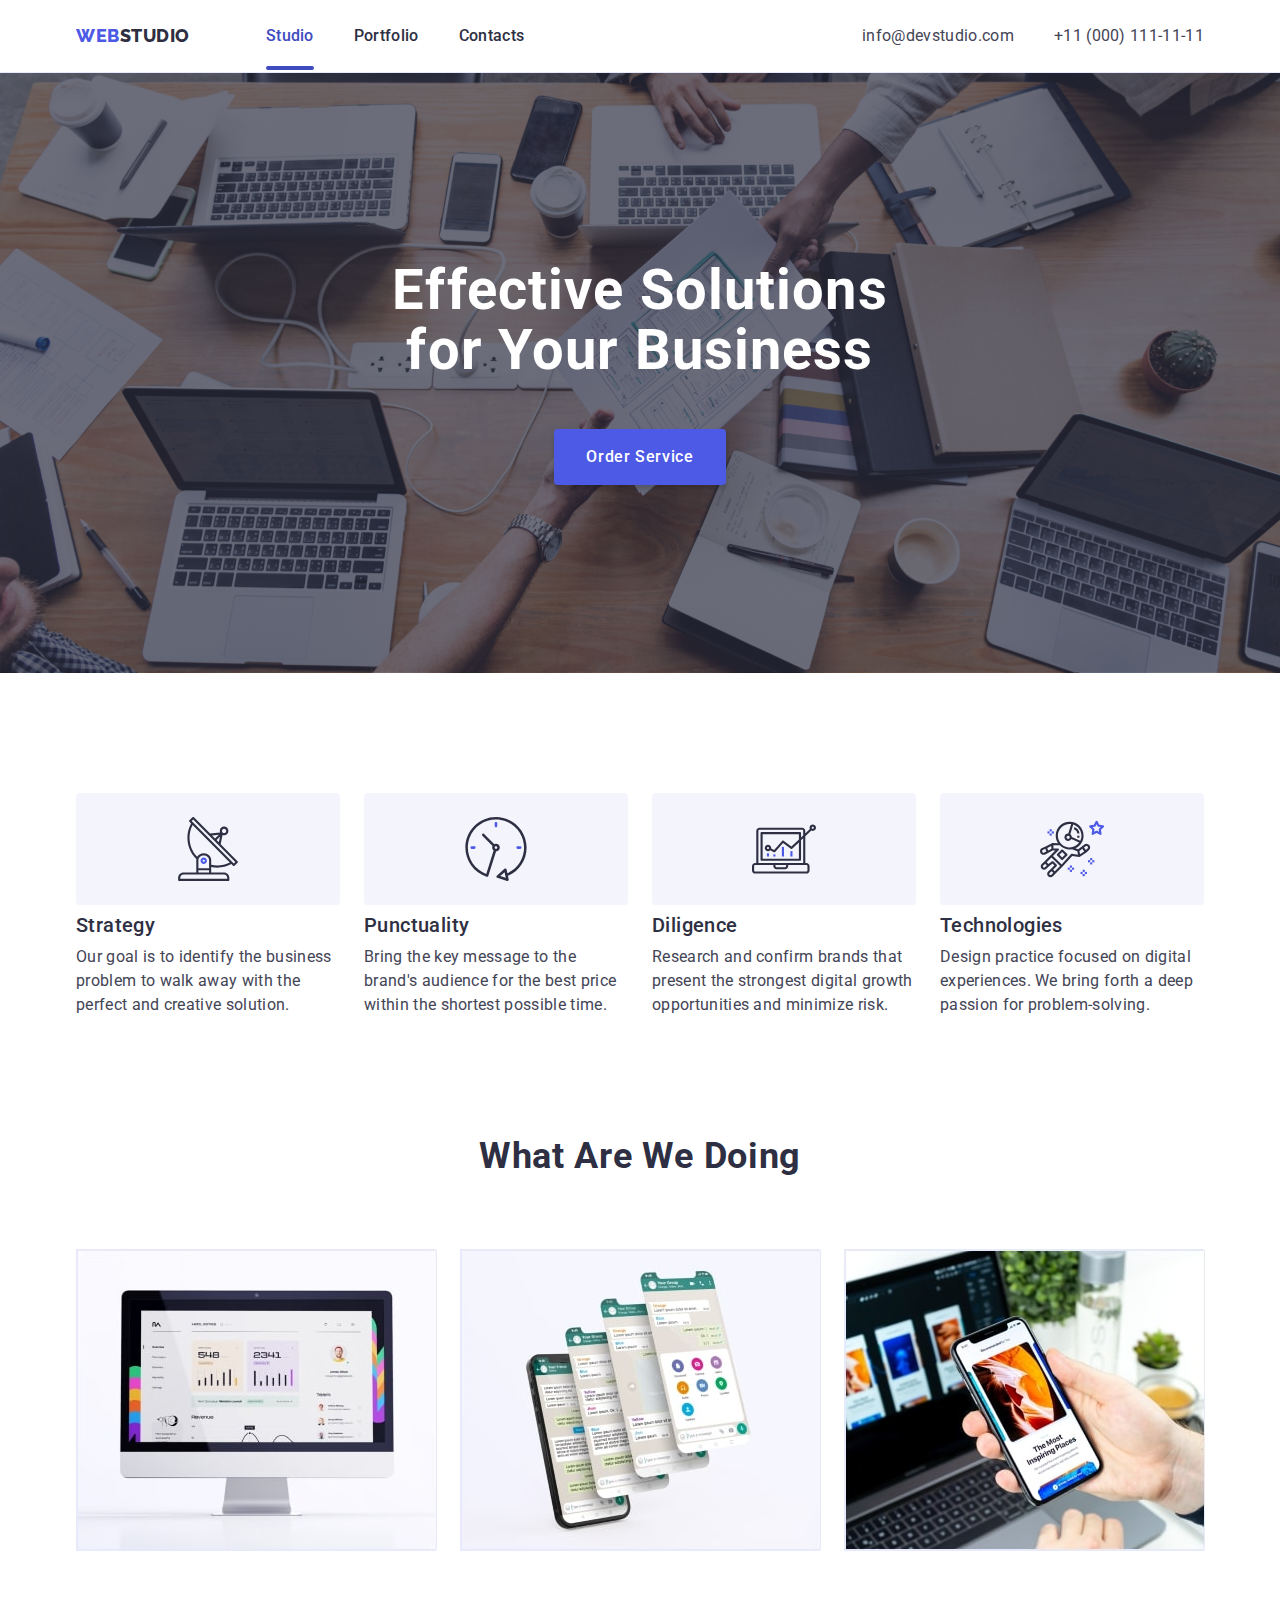
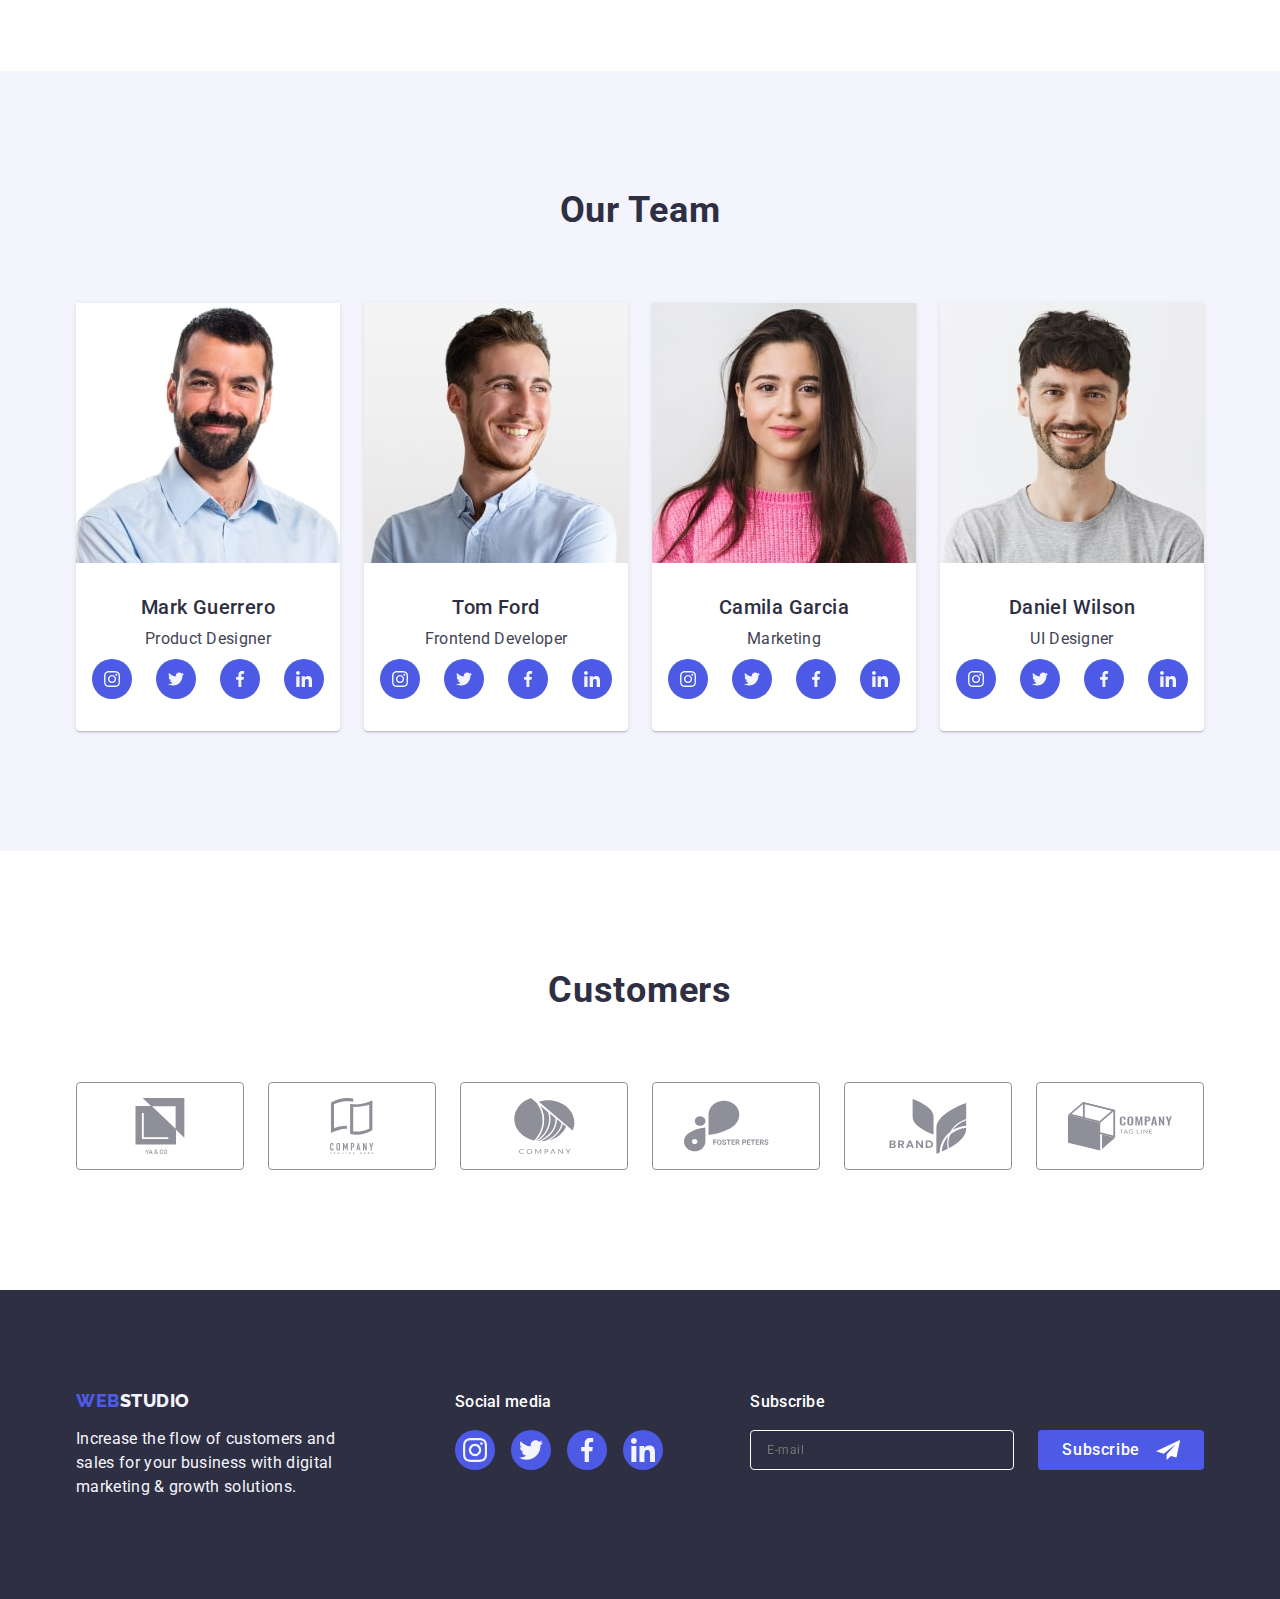
<file: index.html>
<!DOCTYPE html>
<html lang="en">
  <head>
    <meta charset="UTF-8" />
    <meta http-equiv="X-UA-Compatible" content="IE=edge" />
    <meta name="viewport" content="width=device-width, initial-scale=1.0" />
    <title>Effective Solutions for Your Business</title>

    <link rel="preconnect" href="https://fonts.googleapis.com" />
    <link rel="preconnect" href="https://fonts.gstatic.com" crossorigin />
    <link
      href="https://fonts.googleapis.com/css2?family=Raleway:wght@800&family=Roboto:wght@400;500;700&display=swap"
      rel="stylesheet"
    />
    <link rel="stylesheet" href="https://cdn.jsdelivr.net/npm/modern-normalize@1.1.0/modern-normalize.min.css">
    <link rel="stylesheet" href="./css/styles.css" />
  </head>

  <body>
    <header class="main-header">
      <div class="container main-header-container">
      <nav class="page-navigation">
        <a class="page-logo link" href="./index.html">Web<span class="span-logo">Studio</span></a>
        <ul class="navigation-list list">
          <li class="navigation-list-item">
            <a class="navigation-link active-page link" href="./index.html">Studio</a>
          </li>
          <li class="navigation-list-item">
            <a class="navigation-link link"  href="./portfolio.html" >Portfolio</a>
          </li>
          <li class="navigation-list-item">
            <a class="navigation-link link" href="">Contacts</a>
          </li>
        </ul>
      </nav>
      <address class="contacts-address list link ">
        <ul class="header-contact list">
          <li class="header-contact-list"> 
            <a  href="mailto:info@devstudio.com" class="link contact-item">info@devstudio.com</a>
          </li>
          <li class="header-contact-list">
            <a  href="tel:+110001111111" class="link contact-item">+11 (000) 111-11-11</a>
          </li>
        </ul>
      </address>
      </div>
    </header>
    <main>
      <section class="hero">
        <div class="container">
        <h1 class="hero-title">
          Effective Solutions <br>
          for Your Business
        </h1>
        <button type="button" data-modal-open class="modal-open-btn">Order Service</button>
        </div>
      </section>

      <section class="our-advantages">
        <div class="container">
        <h2 class="title" hidden>Our Advantages</h2>
        <ul class="our-advantages-list list">
          <li class="advantages-list ">
            <div class="our-advantages-icon icon" >
          <svg width="64" height="64">
            <use href="./images/icons.svg#icon-antenna"></use>
          </svg>
        </div>
            <h3 class="text-title">Strategy</h3>
            <p class="title-description">
              Our goal is to identify the business problem to walk away with the perfect and
              creative solution.
            </p>
          </li>
          <li class="advantages-list ">
             <div class="our-advantages-icon icon " >
          <svg width="64" height="64">
            <use href="./images/icons.svg#icon-clock"></use>
          </svg>
        </div>
            <h3 class="text-title">Punctuality</h3>
            <p class="title-description">
              Bring the key message to the brand's audience for the best price within the shortest
              possible time.
            </p>
          </li>
          <li class="advantages-list ">
        <div class="our-advantages-icon icon" >
          <svg width="64" height="64">
            <use href="./images/icons.svg#icon-diagram"></use>
          </svg>
        </div>
            <h3 class="text-title">Diligence</h3>
            <p class="title-description">
              Research and confirm brands that present the strongest digital growth opportunities
              and minimize risk.
            </p>
          </li>
          <li class="advantages-list ">
            <div class="our-advantages-icon icon" >
          <svg width="64" height="64">
            <use href="./images/icons.svg#icon-astronaut"></use>
          </svg>
        </div>
            <h3 class="text-title">Technologies</h3>
            <p class="title-description">
              Design practice focused on digital experiences. We bring forth a deep passion for
              problem-solving.
            </p>
          </li>
        </ul>
        </div>
      </section>

      <section class="section-actions">
        <div class="container">
        <h2 class="title">What are we doing</h2>
        <ul class="section-actions-list list">
          <li class="title-list-item">
            <img src="./images/monitor.jpg" alt="monitor" width="360" height="300" />
          </li>
          <li class="title-list-item">
            <img src="./images/phone1.jpg" alt="phone1" width="360" height="300" />
          </li>
          <li class="title-list-item">
            <img src="./images/phone2.jpg" alt="phone2" width="360" height="300" />
          </li>
        </ul>
        </div>
      </section>

      <section class="team-background-color section">
        <div class="container">
        <h2 class="title">Our Team</h2>
        <ul class="team-card-list list">
          <li class="team-card">
            <img src="./images/mark.jpg"  alt="Mark Guerrero" width="264" height="260" />
            <div class="job-title">
            <h3 class="text-title-team">Mark Guerrero</h3>
            <p class="title-description-team">Product Designer</p>
           <ul class="social-list">
            <li class="social-list-item">
              <a href="" class="social-list-link">
                <svg class="social-list-icon"  aria-label="instagram icon" width="16" height="16">
                  <use href="./images/icons.svg#icon-instagram"></use>
                </svg>
              </a>
            </li>
            <li class="social-list-item">
              <a href="" class="social-list-link">
                <svg class="social-list-icon"  aria-label="twitter icon" width="16" height="16">
                  <use href="./images/icons.svg#icon-twitter"></use>
                </svg>
              </a>
            </li>
            <li class="social-list-item">
              <a href="" class="social-list-link">
                <svg class="social-list-icon"  aria-label="facebook icon" width="16" height="16">
                  <use href="./images/icons.svg#icon-facebook"></use>
                </svg>
              </a>
            </li>
            <li class="social-list-item">
              <a href="" class="social-list-link">
                <svg class="social-list-icon" aria-label="linkedin icon" width="16" height="16">
                  <use href="./images/icons.svg#icon-linkedin"></use>
                </svg>
              </a>
            </li>
           </ul>
            </div>
          </li>
          <li class="team-card">
            <img src="./images/tom.jpg" alt="Tom Ford" width="264" height="260" />
            <div class="job-title">
            <h3 class="text-title-team">Tom Ford</h3>
            <p class="title-description-team">Frontend Developer</p>
            <ul class="social-list">
            <li class="social-list-item">
              <a href="" class="social-list-link">
                <svg class="social-list-icon"  aria-label="instagram icon" width="16" height="16">
                  <use href="./images/icons.svg#icon-instagram"></use>
                </svg>
              </a>
            </li>
            <li class="social-list-item">
              <a href="" class="social-list-link">
                <svg class="social-list-icon"  aria-label="twitter icon" width="16" height="16">
                  <use href="./images/icons.svg#icon-twitter"></use>
                </svg>
              </a>
            </li>
            <li class="social-list-item">
              <a href="" class="social-list-link">
                <svg class="social-list-icon"  aria-label="facebook icon" width="16" height="16">
                  <use href="./images/icons.svg#icon-facebook"></use>
                </svg>
              </a>
            </li>
            <li class="social-list-item">
              <a href="" class="social-list-link">
                <svg class="social-list-icon" aria-label="linkedin icon" width="16" height="16">
                  <use href="./images/icons.svg#icon-linkedin"></use>
                </svg>
              </a>
            </li>
           </ul>
            </div>
          </li>
          <li class="team-card">
            <img src="./images/camila.jpg" alt="Camila Garcia" width="264" height="260" />
            <div class="job-title">
            <h3 class="text-title-team">Camila Garcia</h3>
            <p class="title-description-team">Marketing</p>
            <ul class="social-list">
            <li class="social-list-item">
              <a href="" class="social-list-link">
                <svg class="social-list-icon"  aria-label="instagram icon" width="16" height="16">
                  <use href="./images/icons.svg#icon-instagram"></use>
                </svg>
              </a>
            </li>
            <li class="social-list-item">
              <a href="" class="social-list-link">
                <svg class="social-list-icon"  aria-label="twitter icon" width="16" height="16">
                  <use href="./images/icons.svg#icon-twitter"></use>
                </svg>
              </a>
            </li>
            <li class="social-list-item">
              <a href="" class="social-list-link">
                <svg class="social-list-icon"  aria-label="facebook icon" width="16" height="16">
                  <use href="./images/icons.svg#icon-facebook"></use>
                </svg>
              </a>
            </li>
            <li class="social-list-item">
              <a href="" class="social-list-link">
                <svg class="social-list-icon" aria-label="linkedin icon" width="16" height="16">
                  <use href="./images/icons.svg#icon-linkedin"></use>
                </svg>
              </a>
            </li>
           </ul>
            </div>
          </li>
          <li class="team-card">
            <img src="./images/daniel.jpg" alt="Daniel Wilson" width="264" height="260" />
            <div class="job-title">
            <h3 class="text-title-team">Daniel Wilson</h3>
            <p class="title-description-team">UI Designer</p>
            <ul class="social-list">
            <li class="social-list-item">
              <a href="" class="social-list-link">
                <svg class="social-list-icon"  aria-label="instagram icon" width="16" height="16">
                  <use href="./images/icons.svg#icon-instagram"></use>
                </svg>
              </a>
            </li>
            <li class="social-list-item">
              <a href="" class="social-list-link">
                <svg class="social-list-icon"  aria-label="twitter icon" width="16" height="16">
                  <use href="./images/icons.svg#icon-twitter"></use>
                </svg>
              </a>
            </li>
            <li class="social-list-item">
              <a href="" class="social-list-link">
                <svg class="social-list-icon"  aria-label="facebook icon" width="16" height="16">
                  <use href="./images/icons.svg#icon-facebook"></use>
                </svg>
              </a>
            </li>
            <li class="social-list-item">
              <a href="" class="social-list-link">
                <svg class="social-list-icon" aria-label="linkedin icon" width="16" height="16">
                  <use href="./images/icons.svg#icon-linkedin"></use>
                </svg>
              </a>
            </li>
           </ul>
            </div>
          </li>
        </ul>
        </div>
      </section>
      <section class="customers section">
        <div class="container">
          <h2 class="title customers-title">Customers</h2>
           <ul class="customers-list list">
            <li class="customers-list-item">
                <a href="" class="company-list-item-link">
                  <svg class="company-icon" width="104" height="56">
                    <use href="./images/icons.svg#icon-group1"></use>
                  </svg>
                </a>
            </li>
             <li class="customers-list-item">
                <a href="" class="company-list-item-link">
                  <svg class="company-icon" width="104" height="56">
                    <use href="./images/icons.svg#icon-group2"></use>
                  </svg>
                </a>
            </li>
             <li class="customers-list-item">
                <a href="" class="company-list-item-link">
                  <svg class="company-icon" width="104" height="56">
                    <use href="./images/icons.svg#icon-group3"></use>
                  </svg>
                </a>
            </li>
             <li class="customers-list-item">
                <a href="" class="company-list-item-link">
                  <svg class="company-icon" width="104" height="56">
                    <use href="./images/icons.svg#icon-group4"></use>
                  </svg>
                </a>
            </li>
             <li class="customers-list-item">
                <a href="" class="company-list-item-link">
                  <svg class="company-icon" width="104" height="56">
                    <use href="./images/icons.svg#icon-group5"></use>
                  </svg>
                </a>
            </li>
             <li class="customers-list-item">
                <a href="" class="company-list-item-link">
                  <svg class="company-icon" width="104" height="56">
                    <use href="./images/icons.svg#icon-group6"></use>
                  </svg>
                </a>
            </li>
           </ul>
        </div>

      </section>
    </main>
     <footer class="footer">
      <div class="footer-div container">
        <div class="footer-page-logo">
      <a class="  page-logo-footer link" href="./index.html"
        >Web<span class="span-logo-footer list">Studio</span></a
      >
      <p class="page-logo-description">
        Increase the flow of customers and<br> sales for your business with digital<br> marketing & growth solutions.
      </p>
      </div>
      <div class="social-list-footer-div">
           <p class="social-media-title">Social media</p>
           <ul class="list social-list-footer">
            <li class="social-list-item-footer">
              <a href="" class=" social-list-link-footer">
                <svg class="social-list-icon-footer"  aria-label="instagram icon"  width="24" height="24">
                  <use href="./images/icons.svg#icon-instagram"></use>
                </svg>
              </a>
            </li>
            <li class="social-list-item-footer">
              <a href="" class=" social-list-link-footer">
                <svg class="social-list-icon-footer"  aria-label="twitter icon"  width="24" height="24">
                  <use href="./images/icons.svg#icon-twitter"></use>
                </svg>
              </a>
            </li>
            <li class="social-list-item-footer">
              <a href="" class=" social-list-link-footer">
                <svg class="social-list-icon-footer"  aria-label="facebook icon"  width="24" height="24">
                  <use href="./images/icons.svg#icon-facebook"></use>
                </svg>
              </a>
            </li>
            <li class="social-list-item-footer">
              <a href="" class="social-list-link-footer">
                <svg class="social-list-icon-footer" aria-label="linkedin icon"  width="24" height="24">
                  <use href="./images/icons.svg#icon-linkedin"></use>
                </svg>
              </a>
            </li>
           </ul>
      </div>  
      <div class="modal-form-footer">
        <p class="subscribe-title">Subscribe</p>
        <form class="form-footer">
          <label for="email" id="subscribe" class="modal-form-subscribe">
            <input type="email" class="modal-form-subscribe-input" name="subscribe" autocomplete="on" placeholder="E-mail" id="email" >
          </label>
          <button type="submit" class="modal-form-btn-footer">
            Subscribe
            <svg width="24" height="24" class="button-footer-icon">
              <use href="./images/icons.svg#icon-telegram"></use>
            </svg>
          </button>
        </form>
      </div>
      </div>

    </footer>
    <div class="backdrop is-hidden" data-modal>
      <div class="modal">
        <button type="button" data-modal-close class="modal-close-btn">
          <svg class="modal-close-icon" width="8" height="8">
            <use href="./images/icons.svg#icon-vector" ></use>
          </svg>
        </button>
         <p class="modal-form-title">Leave your contacts and we will call you back</p>
        <form class="modal-contact-form">
          <div class="modal-contact-form-wrapper">
            <label for="user-name" class="modal-form-field">Name</label>
            <div class="modal-form-input-wrapper">
              <input id="user-name" type="text" name="user-name" class="contact-form-input" required pattern="[a-zA-Zа-яА-Я]+" >
               <svg class="contact-form-icon" width="18" height="24">
                <use href="./images/icons.svg#icon-person-black"></use>
               </svg>
            </div>
          </div>

          <div class="modal-contact-form-wrapper">
            <label for="user-name" class="modal-form-field">Phone</label>
            <div class="modal-form-input-wrapper">
              <input id="user-phone" type="tel" name="user-phone" class="contact-form-input" required pattern="[0-9]{3}-[0-9]{3}-[0-9]{2}-[0-9]{2}" title="xxx-xxx-xx-xx">
               <svg class="contact-form-icon" width="18" height="24">
                <use href="./images/icons.svg#icon-phone-black"></use>
               </svg>
            </div>
          </div>

           <div class="modal-contact-form-wrapper">
            <label for="user-name" class="modal-form-field">Email</label>
            <div class="modal-form-input-wrapper">
              <input id="user-email" type="email" name="user-email" class="contact-form-input" required >
               <svg class="contact-form-icon" width="18" height="24">
                <use href="./images/icons.svg#icon-email-black"></use>
               </svg>
            </div>
          </div>

           <div class="modal-comment-wrapper">
            <label for="user-comment" class="modal-form-field">Comment</label>
            <textarea name="user-comment" id="user-comment" class="modal-form-comment" placeholder="Text input"></textarea>
           </div>

           <div class="modal-checkbox-wrapper">
            <input id="user-privacy" class="modal-checkbox-input visually-hidden" type="checkbox" value="true" name="user-privacy" required>
            <label for="user-privacy" class="modal-checkbox-description">
              <span class="modal-checkbox-icon-wrapper">
                <svg width="10" height="8" class="modal-checkbox-icon">
                  <use class="checkbox-icon" href="./images/icons.svg#icon-check"></use>
                </svg>
              </span>
               I accept the terms and conditions of the 
              <a href="#" class="privacy-link">Privacy Policy</a>
              
            </label>
           </div>
           <button type="submit" class="send-btn-form">Send</button>
        </form>
      </div>
    </div>

    <script src="./js/modal.js"></script>
  </body>
</html>
</file>
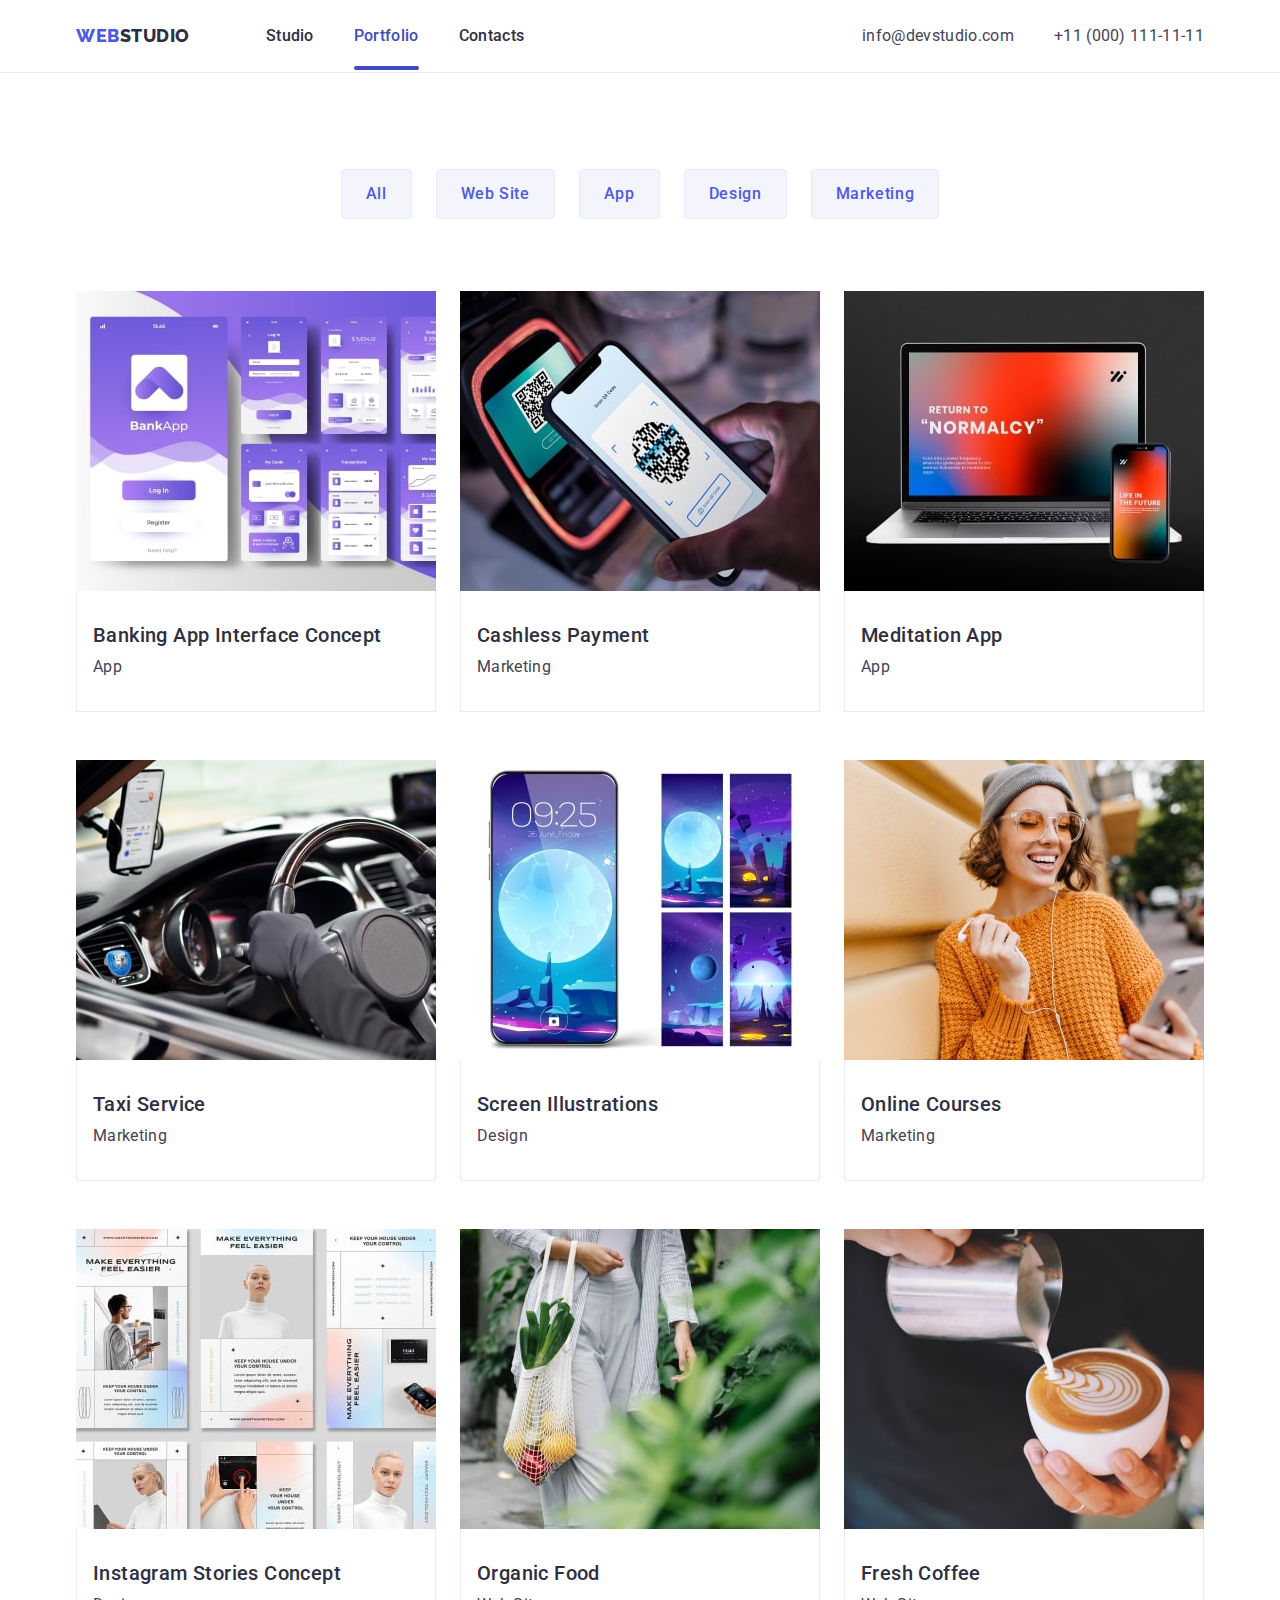
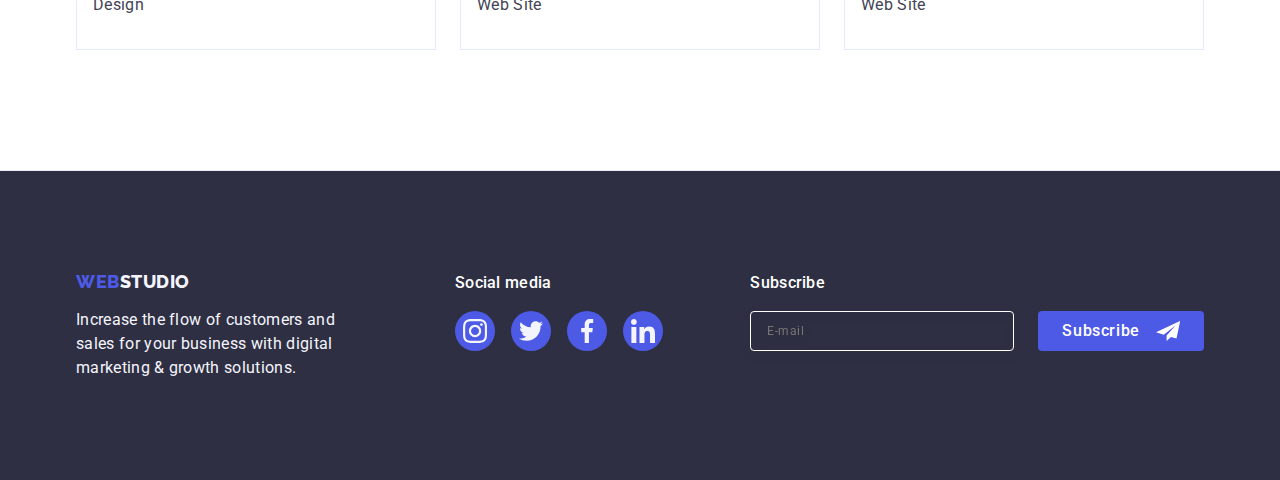
<file: portfolio.html>
<!DOCTYPE html>
<html lang="en">
<head>
    <meta charset="UTF-8">
    <meta http-equiv="X-UA-Compatible" content="IE=edge">
    <meta name="viewport" content="width=device-width, initial-scale=1.0">
    <title>Portfolio</title>
    <link rel="preconnect" href="https://fonts.googleapis.com">
    <link rel="preconnect" href="https://fonts.gstatic.com" crossorigin>
    <link href="https://fonts.googleapis.com/css2?family=Raleway:wght@800&family=Roboto:wght@400;500;700&display=swap" rel="stylesheet">
        <link rel="stylesheet" href="https://cdn.jsdelivr.net/npm/modern-normalize@1.1.0/modern-normalize.min.css">

    <link rel="stylesheet" href="./css/styles.css" > 
</head>
<body>
  <header class="main-header">
      <div class="container main-header-container">
      <nav class="page-navigation">
        <a class="page-logo link" href="./index.html">Web<span class="span-logo">Studio</span></a>
        <ul class="navigation-list list">
          <li class="navigation-list-item">
            <a class="navigation-link link" href="./index.html">Studio</a>
          </li>
          <li class="navigation-list-item">
            <a class="navigation-link active-page link"  href="./portfolio.html" >Portfolio</a>
          </li>
          <li class="navigation-list-item">
            <a class="navigation-link link" href="">Contacts</a>
          </li>
        </ul>
      </nav>
      <address class="contacts-address list link ">
        <ul class="header-contact list">
          <li class="header-contact-list"> 
            <a  href="mailto:info@devstudio.com" class="link contact-item">info@devstudio.com</a>
          </li>
          <li class="header-contact-list">
            <a  href="tel:+110001111111" class="link contact-item">+11 (000) 111-11-11</a>
          </li>
        </ul>
      </address>
      </div>
    </header>

    <main  class="top-line">
        <section class="section-button list">
          <div class="container">
            <h1 class="hero-title" hidden>Our projects </h1>
             <ul class="site-nav-list list">
              <li><button class="button-filter" type="button">All</button></li>
              <li><button class="button-filter" type="button">Web Site</button></li>
              <li><button class="button-filter" type="button">App</button></li>
              <li><button class="button-filter" type="button">Design</button></li>
              <li><button class="button-filter" type="button">Marketing</button></li>
             </ul>

    <ul class="projects list">
      <li class="projects-title link">
        <a  href="" class="projects-title-link link">
        <div class="projects-list-img-wrapper">
          <img class="projects-img " src="./images/banking.jpg" alt="Banking App Interface Concept" width="360" height="300" >
        <p class="overlay">14 Stylish and User-Friendly App Design Concepts · Task Manager App · Calorie Tracker App · Exotic Fruit Ecommerce App · Cloud Storage App</p>
        </div>
      
        <div class="project-name">
        <h2 class="text-title">Banking App Interface Concept</h2>
        <p class="title-description">App</p></div> </a>
      </li>
      <li class="projects-title link"><a  href="" class="projects-title-link link">
        <div class="projects-list-img-wrapper">
        <img class="projects-img" src="./images/cashless.jpg" alt="Cashless Payment" width="360" height="300" >
        <p class="overlay">14 Stylish and User-Friendly App Design Concepts · Task Manager App · Calorie Tracker App · Exotic Fruit Ecommerce App · Cloud Storage App</p>
      </div>
        <div class="project-name">
        <h2 class="text-title">Cashless Payment</h2>
            <p class="title-description">Marketing</p> </div></a>
      </li>
      <li class="projects-title link"><a  href="" class="projects-title-link link">
        <div class="projects-list-img-wrapper">
        <img class="projects-img" src="./images/meditation.jpg" alt="Meditation App" width="360" height="300" >
        <p class="overlay">14 Stylish and User-Friendly App Design Concepts · Task Manager App · Calorie Tracker App · Exotic Fruit Ecommerce App · Cloud Storage App</p>
        </div>
        <div class="project-name">
        <h2 class="text-title">Meditation App</h2>
            <p class="title-description">App</p> </div></a>
      </li>
      <li class="projects-title link"><a  href="" class="projects-title-link link">
        <div class="projects-list-img-wrapper">
        <img class="projects-img" src="./images/taxi.jpg" alt="Marketing" width="360" height="300" >
        <p class="overlay">14 Stylish and User-Friendly App Design Concepts · Task Manager App · Calorie Tracker App · Exotic Fruit Ecommerce App · Cloud Storage App</p>
      </div>
        <div class="project-name">
        <h2 class="text-title">Taxi Service</h2>
            <p class="title-description">Marketing</p></div></a>
      </li>
      <li class="projects-title link"><a  href="" class="projects-title-link link">
        <div class="projects-list-img-wrapper">
        <img class="projects-img" src="./images/screen.jpg" alt="Screen Illustrations" width="360" height="300" >
        <p class="overlay">14 Stylish and User-Friendly App Design Concepts · Task Manager App · Calorie Tracker App · Exotic Fruit Ecommerce App · Cloud Storage App</p>
        </div>
        <div class="project-name">
        <h2 class="text-title">Screen Illustrations</h2>
            <p class="title-description">Design</p></div></a>
      </li>
      <li class="projects-title link"><a  href="" class="projects-title-link link">
        <div class="projects-list-img-wrapper">
        <img class="projects-img" src="./images/courses.jpg" alt="Online Courses" width="360" height="300" >
        <p class="overlay">14 Stylish and User-Friendly App Design Concepts · Task Manager App · Calorie Tracker App · Exotic Fruit Ecommerce App · Cloud Storage App</p>
        </div>
        <div class="project-name">
        <h2 class="text-title">Online Courses</h2>
            <p class="title-description">Marketing</p></div></a>
      </li>
      <li class="projects-title link"><a  href="" class="projects-title-link link">
        <div class="projects-list-img-wrapper">
        <img class="projects-img" src="./images/stories.jpg" alt="Instagram Stories Concept" width="360" height="300" >
        <p class="overlay">14 Stylish and User-Friendly App Design Concepts · Task Manager App · Calorie Tracker App · Exotic Fruit Ecommerce App · Cloud Storage App</p>
        </div>
        <div class="project-name">
        <h2 class="text-title">Instagram Stories Concept</h2>
            <p class="title-description">Design</p>
        </div>
      </a>
      </li>
      
      <li class="projects-title link"><a  href="" class="projects-title-link link">
        <div class="projects-list-img-wrapper">
        <img class="projects-img" src="./images/food.jpg" alt="Organic Food" width="360" height="300" >
        <p class="overlay">14 Stylish and User-Friendly App Design Concepts · Task Manager App · Calorie Tracker App · Exotic Fruit Ecommerce App · Cloud Storage App</p>
        </div>
        <div class="project-name">
        <h2 class="text-title">Organic Food</h2>
            <p class="title-description">Web Site</p>
          </div>
          </a>
      </li>
      <li class="projects-title link"><a href="" class="projects-title-link link">
        <div class="projects-list-img-wrapper">
        <img class="projects-img" src="./images/coffee.jpg" alt="Fresh Coffee" width="360" height="300" >
        <p class="overlay">14 Stylish and User-Friendly App Design Concepts · Task Manager App · Calorie Tracker App · Exotic Fruit Ecommerce App · Cloud Storage App</p>
        </div>
        <div class="project-name">
        <h2 class="text-title">Fresh Coffee</h2>
            <p class="title-description">Web Site</p>
          </div>
          </a>
      </li>
    </ul>
    </div>
        </section>
    </main>
<footer class="footer">
      <div class="footer-div container">
        <div class="footer-page-logo">
      <a class="  page-logo-footer link" href="./index.html"
        >Web<span class="span-logo-footer list">Studio</span></a
      >
      <p class="page-logo-description">
        Increase the flow of customers and<br> sales for your business with digital<br> marketing & growth solutions.
      </p>
      </div>
      <div class="social-list-footer-div">
           <p class="social-media-title">Social media</p>
           <ul class="list social-list-footer">
            <li class="social-list-item-footer">
              <a href="" class=" social-list-link-footer">
                <svg class="social-list-icon-footer"  aria-label="instagram icon"  width="24" height="24">
                  <use href="./images/icons.svg#icon-instagram"></use>
                </svg>
              </a>
            </li>
            <li class="social-list-item-footer">
              <a href="" class=" social-list-link-footer">
                <svg class="social-list-icon-footer"  aria-label="twitter icon"  width="24" height="24">
                  <use href="./images/icons.svg#icon-twitter"></use>
                </svg>
              </a>
            </li>
            <li class="social-list-item-footer">
              <a href="" class=" social-list-link-footer">
                <svg class="social-list-icon-footer"  aria-label="facebook icon"  width="24" height="24">
                  <use href="./images/icons.svg#icon-facebook"></use>
                </svg>
              </a>
            </li>
            <li class="social-list-item-footer">
              <a href="" class="social-list-link-footer">
                <svg class="social-list-icon-footer" aria-label="linkedin icon"  width="24" height="24">
                  <use href="./images/icons.svg#icon-linkedin"></use>
                </svg>
              </a>
            </li>
           </ul>
      </div>  
       <div class="modal-form-footer">
        <p class="subscribe-title">Subscribe</p>
        <form class="form-footer">
          <label for="email" class="modal-form-subscribe">
            <input type="email" class="modal-form-subscribe-input" name="subscribe" autocomplete="on" placeholder="E-mail" id="email" >
          </label>
          <button type="submit" class="modal-form-btn-footer">
            Subscribe
            <svg width="24" height="24" class="button-footer-icon">
              <use href="./images/icons.svg#icon-telegram"></use>
            </svg>
          </button>
        </form>
      </div>
      </div>
    </footer>
</body>
</html>
</file>
<file: css/styles.css>
:root {
  --main-font: 'Roboto', sans-serif;
  --secondary-font: 'Raleway', sans-serif;
  --primary-text-color: #2e2f42;
  --secondary-text-color: #434455;
  --text-color-hover: #4d5ae5;
  --accent-color: #404bbf;
  --background-color: #ffffff;
  --background-btn-filters: #f4f4fd;
}

h1,h2,h3,h4,h5,h6,p{
    margin-top: 0;
    margin-bottom: 0;
    }


    ul,ol{
    margin-top: 0;
    margin-bottom: 0;
    padding-left: 0;
    text-decoration: none;
    list-style: none;
}

button{
    cursor: pointer;
}

img{
    display: block;
}

.list{
    list-style: none;
}

.container{
    width: 1158px;
    margin-left: auto;
    margin-right: auto;
    padding-left: 15px;
    padding-right: 15px;
   }

.link,
.list,
.header-contact a,
.page-logo,
.header-contact,
.navigation-list-item,
.navigation-link,
.contact {
  text-decoration: none;
}

body{
    font-family: 'Roboto', sans-serif;
    color: #434455 ;
    background-color: #FFFFFF;
  }




.navigation-list-item {
  font-family: 'Roboto', sans-serif;
  font-weight: 500;
  font-size: 16px;
  line-height: 1.5;
  letter-spacing: 0.02em;
  color: #2e2f42;
}

.contacts-adress {
  display: flex;
    margin-left: auto;
  font-family: 'Roboto', sans-serif;
  font-style: normal;
  font-weight: 400;
  font-size: 16px;
  line-height: 1.5;
  letter-spacing: 0.02em;
  color: #434455;
}

.page-logo {
  margin-right: 76px;
  font-family: "Raleway",sans-serif;
font-style: normal;
font-weight: 800;
font-size: 18px;
line-height: 1.17;
 display: flex;
    align-items: center;
letter-spacing: 0.03em;
text-transform: uppercase;
color: #4D5AE5;


}

.span-logo {
  font-family: 'Raleway';
   font-style: normal;
   font-weight: 800;
   font-size: 18px;
   line-height: 1.17;
    display: flex;
    align-items: center;
   letter-spacing: 0.03em;
   text-transform: uppercase ;
   
   color: #2E2F42;
}

.hero {
   background-image: linear-gradient(
      rgba(46, 47, 66, 0.7),
      rgba(46, 47, 66, 0.7)
    ),
    url('../images/people-office.jpg'); 
  background-size: cover;
  padding-top: 188px;
    padding-bottom: 188px;
  background-color: #2e2f42;
  max-width: 1440px; 
  background-repeat: no-repeat;
  background-position: center;
  margin: 0 auto;
}

.hero-title {
   margin-left: auto;
    margin-right: auto;
  font-family: 'Roboto', sans-serif;
  font-weight: 700;
  font-size: 56px;
  max-width: 496px;
  line-height: 1.07;
  text-align: center;
  letter-spacing: 0.02em;
  color: #ffffff;
}

.modal-open-btn:hover,
.modal-open-btn:focus {
  background-color: #404bbf;
  color: #ffffff;
}

.button {
  background: #4d5ae5;
  box-shadow: 0px 4px 4px rgba(0, 0, 0, 0.15);
  border-radius: 4px;
}

.modal-open-btn {
  margin-top: 48px;
    margin-right: auto;
    margin-left: auto;
    display: flex;   
    display: block;
    min-width: 169px;
     height: 56px;
     box-shadow: 0px 4px 4px rgba(0, 0, 0, 0.15);
     border-radius: 4px;
    padding: 16px 32px;
    gap: 10px;
    border: none; 

  font-family: 'Roboto', sans-serif;
  letter-spacing: 0.04em;
  cursor: pointer;
  background-color: #4d5ae5;
  font-style: normal;
  font-weight: 500;
  font-size: 16px;
  line-height: 1.5;

  color: #ffffff;

  transition: background-color 250ms cubic-bezier(0.4, 0, 0.2, 1);
}

.text-title,
.text-title-team{
   
  margin-bottom: 8px;
  font-family: 'Roboto', sans-serif;
  font-weight: 500;
  font-size: 20px;
  line-height: 1.2;
  letter-spacing: 0.02em;
  color: #2e2f42;
}
.title-description,
.title-description-team {

  font-family: 'Roboto', sans-serif;
  font-weight: 400;
  font-size: 16px;
  line-height: 1.5;
  letter-spacing: 0.02em;
  color: #434455;
}

.text-title-team,
.title-description-team{
  text-align: center;
  margin-bottom: 8px;
}
.title {
   margin-bottom: 72px; 
  font-family: 'Roboto', sans-serif;
  font-weight: 700;
  font-size: 36px;
  line-height: 1.11;
  text-align: center;
  letter-spacing: 0.02em;
  text-transform: capitalize;
  color: #2e2f42;
}
.page-logo-description {
  font-family: 'Roboto', sans-serif;
  font-style: normal;
  font-weight: 400;
  font-size: 16px;
  line-height: 1.5;
  letter-spacing: 0.02em;
  color: var(--background-btn-filters);
        
}

.span-logo-footer {
    font-weight: 800;
   font-size: 18px;
   line-height: 1.17;
   display: flex;
    align-items: center;
   letter-spacing: 0.03em;
   text-transform: uppercase ;
   color: #f4f4fd;
}
.team-background-color {
  background: #f4f4fd;
}
.team-card {
   border-radius: 0px 0px 4px 4px;
    box-shadow: 0px 1px 6px rgba(46, 47, 66, 0.08),
    0px 1px 1px rgba(46, 47, 66, 0.16), 
    0px 2px 1px rgba(46, 47, 66, 0.08);
    
    background-color: #FFFFFF;
}

.button-filter:hover,
.button-filter:focus {
  color: #ffffff;
  background-color: #404bbf;
  border: 1px solid transparent;
    box-shadow:  0px 3px 1px
   rgba(0, 0, 0, 0.1),
    0px 2px 1px rgba(0, 0, 0, 0.08),
     0px 2px 2px rgba(0, 0, 0, 0.12);
}
.button-filter {
  padding-top: 12px; 
    padding-bottom: 12px;
    padding-left: 24px;
    padding-right: 24px;

  font-family: 'Roboto', sans-serif;
  font-weight: 500;
  font-size: 16px;
  line-height: 1.5;
  letter-spacing: 0.04em;
  color: #4d5ae5;
  background-color: #f4f4fd;
  cursor: pointer;
  background: #f4f4fd;
   border: 1px solid #E7E9FC;
    border-radius: 4px;

    transition: color 250ms cubic-bezier(0.4, 0, 0.2, 1),
     background-color 250ms cubic-bezier(0.4, 0, 0.2, 1), 
     border-color 250ms cubic-bezier(0.4, 0, 0.2, 1), 
    box-shadow 250ms cubic-bezier(0.4, 0, 0.2, 1);;
}
.projects-title {
  box-sizing: border-box;
  background: #ffffff;
  
}
.top-line {
  box-sizing: border-box;
  background: #ffffff;
  border-bottom: 1px solid #e7e9fc;
}

body {
  font-family: 'Roboto', sans-serif;
  color: #434455;
  background-color: #ffffff;
}

.navigation-link {
  font-weight: 500;
  font-size: 16px;
  line-height: 1.5;
  letter-spacing: 0.02em;
  color: #2e2f42;
}

.navigation-list-item:hover,
.navigation-list-item:focus {
  color: #404bbf;
}

.navigation-list:hover,
.navigation-list:focus {
  color: #404bbf;
}

.contact-item:hover,
.contact-item:focus {
  color: #404bbf;
  
}
.contact-item{
  line-height: 1.5;
  letter-spacing: 0.02em;
  color: #434455;
   transition:  color 250ms cubic-bezier(0.4, 0, 0.2, 1);
} 


.contacts-address:hover,
.contacts-address:focus {
  color: #404bbf;
}
.contacts-address {
  font-style: normal;
}


.link:hover,
.link:focus {
  color: #404bbf;
}

.contacts-address{
    line-height: 1.5;
    letter-spacing: 0.02em;
    color: #434455 ;
}

.header-contact{
     line-height: 1.5;
    letter-spacing: 0.02em;
    color: #434455 ;
}



.page-navigation{
  display: flex;
    align-items: center;
}

.main-header{
  display: flex;
  padding: 24px 0;
  border-bottom: 1px solid #e7e9fc;
    box-shadow: 0px 2px 1px rgba(46, 47, 66, 0.08), 0px 1px 1px rgba(46, 47, 66, 0.16), 0px 1px 6px rgba(46, 47, 66, 0.08);
}




.main-header-container{
    display: flex;
    align-items: center;
    justify-content: space-between;
}

  
.navigation-link{
    padding: 24px 0;
}

.header-contact{
  gap: 40px;
   display: flex;
    align-items: center;
  
}
 .title-list-item{
   width: calc((100% - 48px) / 3);
    border: 1px solid #E7E9FC;
}
 .job-title{
 padding: 32px 0 ;
 }

 .section{
    padding-top:120px ;
    padding-bottom:120px ;
}

.advantages-list{
  width: calc((100% - 72px) / 4); 
}

.footer{
  padding-top: 100px;
    padding-bottom: 100px;
     background-color: #2e2f42;
}

.page-logo-footer{
  display: inline-block;
    margin-bottom: 16px;
    font-family: "Raleway",sans-serif;
font-style: normal;
font-weight: 800;
font-size: 18px;
line-height: 1.17;
 display: flex;
    align-items: center;
letter-spacing: 0.03em;
text-transform: uppercase;
color: #4D5AE5;
    
}
.span-logo-footer{
  display: inline-block;
}

.section-button{
    padding-top: 96px;
    padding-bottom: 120px;
}


.projects {
  display: flex;
    flex-wrap: wrap;
    column-gap: 24px;
    row-gap: 48px;

}

.projects-title{
   width: calc((100% - 48px) / 3);
}
.project-name{
   padding: 32px 16px;
    border: 1px solid #e7e9fc;
    border-top:none;
}

.title-description{
  text-align: left;
}

.site-nav-list{
   justify-content: center;
    margin-bottom: 72px;
    gap: 24px;
    display: flex;

}
.navigation-list{
  gap: 40px;
  display: flex;
 
}

.our-advantages{
  padding-top: 120px; 
  padding-bottom: 120px;
}
.section-actions{
  padding-bottom: 120px;
}

.our-advantages-list{
  display: flex;
  gap: 24px;
}

.team-card-list{
   display: flex;
  gap: 24px;
  
}

.section-actions-list{
  display: flex;
  gap: 24px;
}

.social-list{
  display: flex;
  justify-content: center;
  gap: 24px;
}
.social-list-icon{
  fill: #f4f4fd;
}
.social-list-link{
  display: flex;
  align-items: center;
  justify-content: center;
  width: 40px;
  height: 40px;
  border-radius: 50%;
  background-color: #4D5AE5;

  transition:  background-color 250ms cubic-bezier(0.4, 0, 0.2, 1);
}

.social-list-link:hover,
.social-list-link:focus{
  background-color: #404bbf;
}


.our-advantages-icon{
  display: flex;
  justify-content: center;
}

.icon{
  display: flex;
  align-items: center;
  justify-content: center;
  width: 264px;
  height: 112px;
  background: #F4F4FD;
border-radius: 4px;
margin-bottom: 8px;
}

.customers-list{
  display: flex;
  justify-content: center;
  gap: 24px;
  
}


.customers-list:hover,
.customers-list:focus{
  color:#4d5ae5 ;
}

.customers-title{
  line-height: 1.1 ;
}
.social-media-title{
   font-weight: 500;
  font-size: 16px;
  line-height: 1.5;
  letter-spacing: 0.02em;
  color: #FFFFFF;
  margin-bottom: 16px;
}

.company-list-item-link{
  width: 100%;
   height: 100%;
   border: 1px solid #8e8f99;
   border-radius:4px;
    display: flex; 
    align-items: center; 
    justify-content: center;
    color: #8e8f99;
    width: 168px;
height: 88px;

transition: border-color 250ms cubic-bezier(0.4, 0, 0.2, 1),
 color 250ms cubic-bezier(0.4, 0, 0.2, 1);
}

.company-list-item-link:hover,
.company-list-item-link:focus{
  border-color: #404bbf;
  color: #404bbf;
}
.company-icon{
   fill: currentColor; 
}


.projects-title:hover,
.projects-title:focus{
  box-shadow:  0px 3px 1px
   rgba(0, 0, 0, 0.1),
    0px 2px 1px rgba(0, 0, 0, 0.08),
     0px 2px 2px rgba(0, 0, 0, 0.12);
}


.projects-title-link{
  display: block;
   transition: box-shadow 250ms cubic-bezier(0.4, 0, 0.2, 1);
}

.projects-title-link:hover,
.projects-title-link:focus{
  box-shadow: 0px 1px 6px rgba(46, 47, 66, 0.08),
   0px 1px 1px rgba(46, 47, 66, 0.16), 
   0px 2px 1px rgba(46, 47, 66, 0.08);
     
} 

.footer-div {
  align-items: baseline;
  display: flex;
}
.social-list-icon-footer{
  fill:#f4f4fd;
}

.social-list-footer{
  display: flex;
  gap: 16px;
}
.social-list-link-footer{
   display: flex;
  align-items: center;
  justify-content: center;
  background-color: #4d5ae5;
  border-radius: 50%;
  width: 100%;
  height: 100%;

  transition: background-color 250ms cubic-bezier(0.4, 0, 0.2, 1);
}

.social-list-link-footer:hover,
.social-list-link-footer:focus{
  background-color: #31d0aa;
}

.social-list-item-footer{
    width: 40px;
  height: 40px;
}

.footer-page-logo{
   margin-right: 120px;

}


.overlay{
  background-color: #4D5AE5;
mix-blend-mode: normal;
font-family: 'Roboto';
font-style: normal;
font-weight: 400;
font-size: 16px;
line-height: 1.5;
letter-spacing: 0.02em;
color: #F4F4FD;
width: 100%;
height: 100%;

 padding: 40px 32px;

position: absolute;
top: 0;
left: 0;

transform: translateY(100%);
    transition: transform 250ms cubic-bezier(0.4, 0, 0.2, 1);

}

.projects-list-img-wrapper{
  position: relative;
  overflow: hidden;
}

.projects-title-link:hover .overlay,
.projects-title-link:focus .overlay {
  transform: translateY(0%);
}

.backdrop{
  position: fixed;
  top: 0;
  left: 0;
  width: 100%;
height: 100%;
background: rgba(46, 47, 66, 0.4);

opacity: 1;
visibility: visible;
pointer-events: auto;

 transition: opacity 250ms cubic-bezier(0.4, 0, 0.2, 1),
   visibility 250ms cubic-bezier(0.4, 0, 0.2, 1);
}

.modal{
  position: absolute;
  top: 50%;
  left: 50%;
  transform: translate(-50%, -50%);
  width: 408px;
  min-height: 584px;
 background: #FCFCFC;
box-shadow: 0px 1px 1px rgba(0, 0, 0, 0.14), 0px 1px 3px rgba(0, 0, 0, 0.12), 0px 2px 1px rgba(0, 0, 0, 0.2);
border-radius: 4px;
    transition: transform 250ms cubic-bezier(0.4, 0, 0.2, 1);
    padding: 72px 24px 24px 24px;
}

.modal-close-btn{
  position: absolute;
  top: 24px;
  right: 24px;
  padding: 0;

  display: flex;
  align-items: center;
  justify-content: center;

  background: #E7E9FC;
border: 1px solid rgba(0, 0, 0, 0.1);
border-radius: 50%;
width: 24px;
  height: 24px;
  
   transition: background-color 250ms cubic-bezier(0.4, 0, 0.2, 1),
    border 250ms cubic-bezier(0.4, 0, 0.2, 1); 
 
}

.is-hidden{
  opacity: 0;
  visibility: hidden;
  pointer-events: none;
}

.active-page{
  position: relative;
    color: #404bbf;
    transition: color 250ms cubic-bezier(0.4, 0, 0.2, 1);
}

.active-page::after{
  position: absolute;
    left: 0;
    bottom: -1px;
    content: '';
    display: block;
    width: 100%;
    height: 4px;
    background-color: #404bbf;
    border-radius: 2px;
}

.modal-close-btn:hover,
.modal-close-btn:focus{
    background-color: #404bbf; 
    border: none; 
     fill: #ffffff;
     
    
}

.modal-close-icon{
  transition: fill 250ms cubic-bezier(0.4, 0, 0.2, 1);
}


.modal-form-title{
  font-family: 'Roboto';
font-style: normal;
font-weight: 500;
font-size: 16px;
line-height: 1.5;
text-align: center;
letter-spacing: 0.02em;
color: #2E2F42;

margin-bottom: 16px;

}

.modal-contact-form-wrapper{
  margin-bottom: 8px;
}

.modal-form-field{
      display: block;
    margin-bottom: 4px;
    font-weight: 400;
    font-size: 12px;
    letter-spacing: 0.04em;
    color: #8E8F99;
     line-height: 1.17;
}

.modal-contact-form{
     display: flex;
    flex-direction: column;
}

.modal-form-input-wrapper{
  position: relative;
}

.contact-form-input{
  width: 100%;
    height: 40px;
    border: 1px solid rgba(46, 47, 66, 0.4); 
    border-radius: 4px;
    background-color: transparent;
    padding-left: 38px;
     line-height: 1.17; 
    color: #000000;
    outline: transparent;
    transition: border-color 250ms cubic-bezier(0.4, 0, 0.2, 1);
}


.contact-form-input:focus{
   border-color: #4D5AE5;
}
.modal-form-comment{
  resize: none;
    width: 100%;
    height: 120px;
    padding: 8px 16px;
    font-size: 12px;
     line-height: 1.17;
    letter-spacing: 0.04em;
    color: rgba(46, 47, 66, 0.4);
    border: 1px solid rgba(46, 47, 66, 0.2);
    border-radius: 4px;
    background-color: transparent;
    outline: transparent;
    transition: border-color 250ms cubic-bezier(0.4, 0, 0.2, 1);
}

.modal-form-comment:focus{
  border-color: #4D5AE5; 
}

.modal-checkbox-wrapper{
  margin-bottom: 24px;
}

.visually-hidden {
    position: absolute;
    white-space: nowrap;
    width: 1px;
    height: 1px;
    overflow: hidden;
    border: 0;
    padding: 0;
    clip: rect(0 0 0 0);
    clip-path: inset(50%);
    margin: -1px;
}

.contact-form-icon{
  position: absolute;
    fill: #2E2F42;
    top: 50%;
    left: 16px;
    transform: translateY(-50%);
    transition: fill 250ms cubic-bezier(0.4, 0, 0.2, 1);
}

.contact-form-input:focus + .contact-form-icon{
  fill: #4D5AE5; 
}

.modal-checkbox-icon-wrapper{
     display: inline-flex;
    align-items: center;
    justify-content: center;
    fill: transparent;
     border: 1px solid rgba(46, 47, 66, 0.4);
    border-radius: 2px;
    width: 16px;
    height: 16px;
    padding: 3px 4px;
    margin-right: 8px;
}


.modal-comment-wrapper{
    margin-bottom: 16px;
}
.checkbox-icon{
  
    transition: visibility 250ms cubic-bezier(0.4, 0, 0.2, 1);
}


.modal-checkbox-input:checked + .modal-checkbox-description > .modal-checkbox-icon-wrapper{
 border: none; 
   fill: #ffffff;
  background-color:  #404bbf;
   border-color: #404bbf;
}

.modal-checkbox-input{
      width: 16px;
    height: 16px;
    visibility: hidden;
    appearance: none;
    position: absolute;
}
.modal-checkbox-description{
  font-family: 'Roboto', sans-serif;
    font-weight: 400;
    font-size: 12px;
    line-height: 1.17;
    letter-spacing: 0.04em;
    color: #8E8F99;
}

.privacy-link{
  color: #4D5AE5;
}

.send-btn-form{
  display: block;
    padding: 16px 32px;
    background-color: #4D5AE5;
    box-shadow: 0px 4px 4px rgba(0, 0, 0, 0.15);
    border-radius: 4px;
    font-family: 'Roboto', sans-serif;
    font-weight: 500;
    font-size: 16px;
    line-height: 1.5;
    text-align: center;
    letter-spacing: 0.04em;
    border: none;
    color: #ffffff;
    margin-left: auto;
    margin-right: auto;
    min-width: 169px;
    height: 56px;
    margin-top: 24px;
    cursor: pointer;
    transition: background-color 250ms cubic-bezier(0.4, 0, 0.2, 1);
}

.subscribe-title{
  font-family: 'Roboto';
font-style: normal;
font-weight: 500;
font-size: 16px;
line-height: 1.5;
letter-spacing: 0.02em;
color: #FFFFFF;
 margin-bottom: 16px;
}

.modal-form-footer{
  margin-left: auto;
}

.form-footer{
  display: flex;
  margin-top: 16px;
}

.modal-form-subscribe{
  margin-right: 24px;
}

.modal-form-btn-footer{
  display: flex;
    justify-content: center;
    align-items: center;
    min-width: 165px;
    height: 40px;
    padding: 8px 24px;
    background-color: #4D5AE5;
    color: #ffffff;
    font-family: 'Roboto', sans-serif;
    font-weight: 500;
    font-size: 16px;
    line-height: 1.5;
    letter-spacing: 0.04em;
    border: none;
    border-radius: 4px;
    cursor: pointer;
    transition: background-color 250ms cubic-bezier(0.4, 0, 0.2, 1);
}

.button-footer-icon{
  margin-left: 16px;
}

.modal-form-subscribe-input{
  outline: none;
    border: none;
    width: 264px;
    height: 40px;
    padding-left: 16px;
    border: 1px solid #ffffff;
    border-radius: 4px;
    background-color: transparent;
    color: #ffffff;
    filter: drop-shadow(0px 4px 4px rgba(0, 0, 0, 0.15));
    font-size: 12px;
    line-height: 1.5;
    letter-spacing: 0.04em;
    transition: border-color 250ms cubic-bezier(0.4, 0, 0.2, 1);
}
</file>
